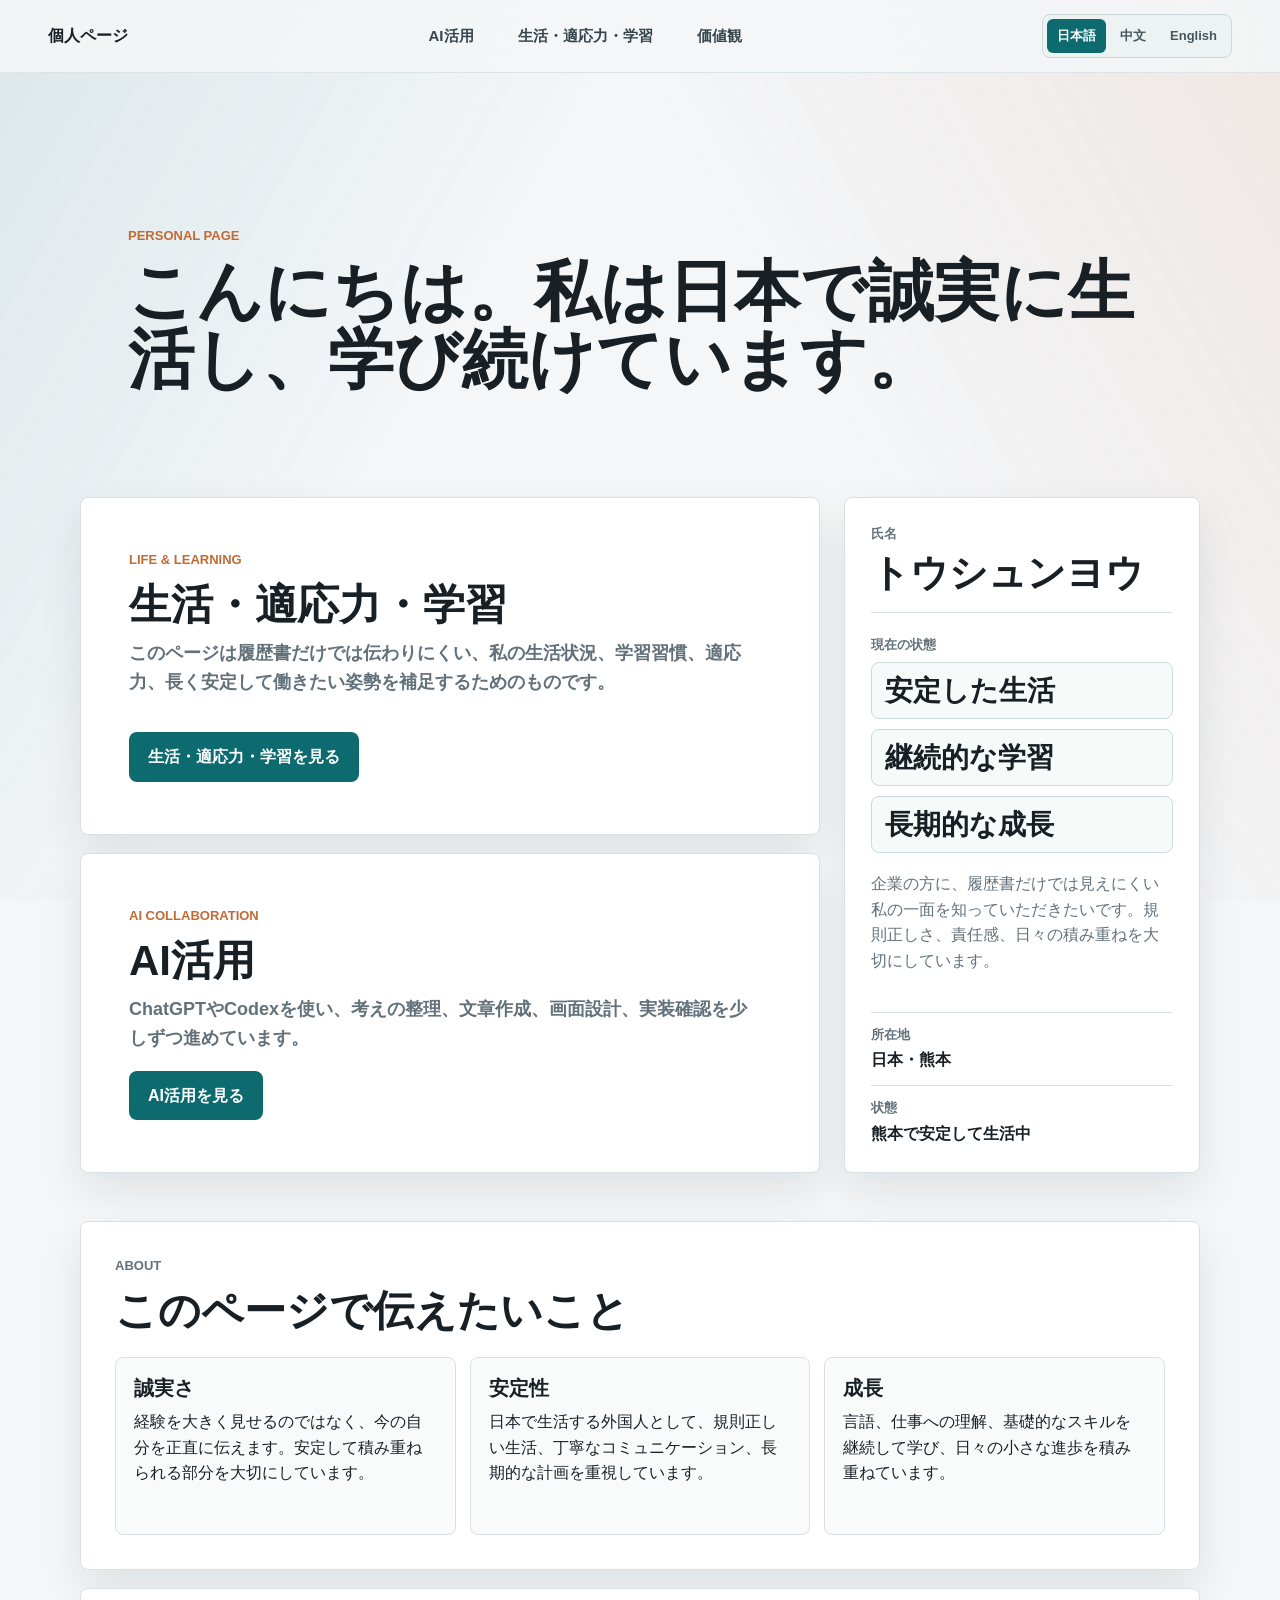
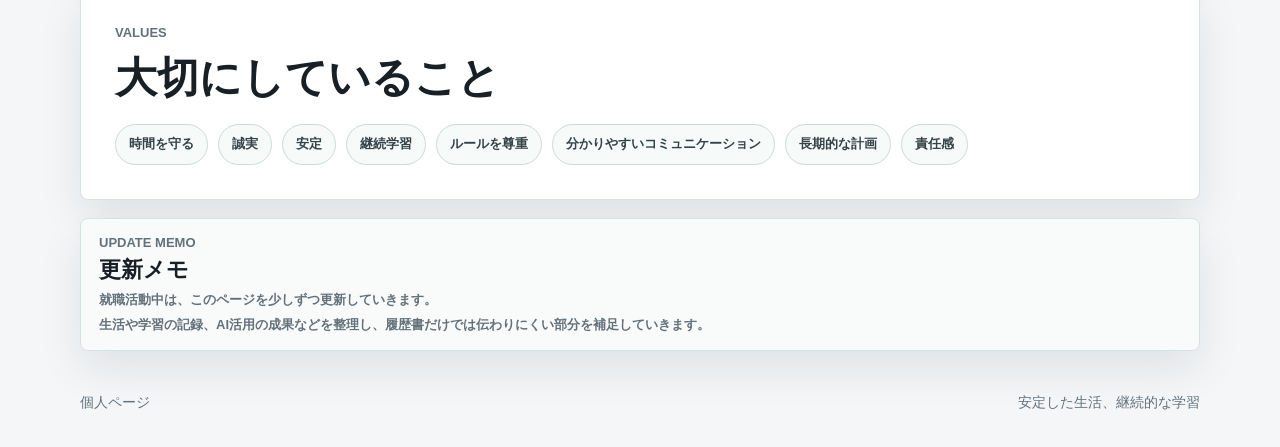
<file: index.html>
<!doctype html>
<html lang="ja">
  <head>
    <meta charset="utf-8" />
    <meta name="viewport" content="width=device-width, initial-scale=1" />
    <meta
      name="description"
      content="日本での安定した生活、学習習慣、適応力を伝える個人ページ。"
      data-i18n-attr="content:metaDescription"
    />
    <title data-i18n="pageTitle">個人ページ</title>
    <link rel="stylesheet" href="./style.css" />
  </head>
  <body>
    <header class="site-header">
      <a class="brand" href="#top" aria-label="トップへ戻る" data-i18n-attr="aria-label:brandAria">
        <span data-i18n="brand">個人ページ</span>
      </a>
      <nav class="nav" aria-label="ページ内ナビゲーション" data-i18n-attr="aria-label:navAria">
        <a href="./ai.html" data-i18n="navAi">AI活用</a>
        <a href="./life-learning.html" data-i18n="navLearning">学習</a>
        <a href="#values" data-i18n="navValues">価値観</a>
      </nav>
      <div class="language-switcher" aria-label="Language selector">
        <button class="language-button active" type="button" data-lang="ja">日本語</button>
        <button class="language-button" type="button" data-lang="zh">中文</button>
        <button class="language-button" type="button" data-lang="en">English</button>
      </div>
    </header>

    <main id="top">
      <section class="hero">
        <div class="hero-stack">
          <div class="hero-content">
            <p class="eyebrow">Personal Page</p>
            <h1 data-i18n="heroTitle">こんにちは。私は日本で誠実に生活し、学び続けています。</h1>
          </div>

          <article class="hero-life-card" aria-labelledby="hero-life-title">
            <div>
              <p class="eyebrow">Life & Learning</p>
              <h2 id="hero-life-title" data-i18n="heroLifeTitle">生活・適応力・学習</h2>
              <p class="hero-copy" data-i18n="heroCopy">
                このページは履歴書だけでは伝わりにくい、私の生活状況、学習習慣、適応力、長く安定して働きたい姿勢を補足するためのものです。
              </p>
            </div>
            <div class="hero-actions" aria-label="主な操作" data-i18n-attr="aria-label:heroActionsAria">
              <a class="button primary" href="./life-learning.html" data-i18n="heroPrimary">生活・適応力・学習を見る</a>
            </div>
          </article>

          <article class="hero-ai-card" aria-labelledby="hero-ai-title">
            <div>
              <p class="eyebrow">AI Collaboration</p>
              <h2 id="hero-ai-title" data-i18n="heroAiTitle">AI活用</h2>
              <p data-i18n="heroAiCopy">
                ChatGPTやCodexを使い、考えの整理、文章作成、画面設計、実装確認を少しずつ進めています。
              </p>
            </div>
            <a class="button primary" href="./ai.html" data-i18n="heroAi">AI活用を見る</a>
          </article>
        </div>

        <aside class="profile-panel" aria-label="個人概要" data-i18n-attr="aria-label:profileAria">
          <div class="profile-name">
            <p class="panel-label" data-i18n="nameLabel">氏名</p>
            <strong data-i18n="nameValue">トウシュンヨウ</strong>
          </div>
          <div>
            <p class="panel-label" data-i18n="profileLabel">現在の状態</p>
            <div class="profile-keywords" aria-label="現在の状態の要点" data-i18n-attr="aria-label:profileKeywordsAria">
              <span data-i18n="profileKeyword1">安定した生活</span>
              <span data-i18n="profileKeyword2">継続的な学習</span>
              <span data-i18n="profileKeyword3">長期的な成長</span>
            </div>
            <p data-i18n="profileCopy">
              企業の方に、履歴書だけでは見えにくい私の一面を知っていただきたいです。規則正しさ、責任感、日々の積み重ねを大切にしています。
            </p>
          </div>
          <dl class="quick-facts">
            <div>
              <dt data-i18n="factLocationLabel">所在地</dt>
              <dd data-i18n="factLocationValue">日本・熊本</dd>
            </div>
            <div>
              <dt data-i18n="factStatusLabel">状態</dt>
              <dd data-i18n="factStatusValue">熊本で安定して生活中</dd>
            </div>
          </dl>
        </aside>
      </section>

      <section class="section intro-section" aria-labelledby="about-title">
        <div class="section-heading">
          <p class="eyebrow">About</p>
          <h2 id="about-title" data-i18n="aboutTitle">このページで伝えたいこと</h2>
        </div>
        <div class="intro-grid">
          <article>
            <h3 data-i18n="aboutCard1Title">誠実さ</h3>
            <p data-i18n="aboutCard1Copy">経験を大きく見せるのではなく、今の自分を正直に伝えます。安定して積み重ねられる部分を大切にしています。</p>
          </article>
          <article>
            <h3 data-i18n="aboutCard2Title">安定性</h3>
            <p data-i18n="aboutCard2Copy">日本で生活する外国人として、規則正しい生活、丁寧なコミュニケーション、長期的な計画を重視しています。</p>
          </article>
          <article>
            <h3 data-i18n="aboutCard3Title">成長</h3>
            <p data-i18n="aboutCard3Copy">言語、仕事への理解、基礎的なスキルを継続して学び、日々の小さな進歩を積み重ねています。</p>
          </article>
        </div>
      </section>

      <section id="values" class="section values-section" aria-labelledby="values-title">
        <div class="section-heading">
          <p class="eyebrow">Values</p>
          <h2 id="values-title" data-i18n="valuesTitle">大切にしていること</h2>
        </div>
        <div class="skill-cloud" aria-label="価値観リスト" data-i18n-attr="aria-label:valuesAria">
          <span data-i18n="value1">時間を守る</span>
          <span data-i18n="value2">誠実</span>
          <span data-i18n="value3">安定</span>
          <span data-i18n="value4">継続学習</span>
          <span data-i18n="value5">ルールを尊重</span>
          <span data-i18n="value6">分かりやすいコミュニケーション</span>
          <span data-i18n="value7">長期的な計画</span>
          <span data-i18n="value8">責任感</span>
        </div>
      </section>

      <section class="section update-section" aria-labelledby="update-title">
        <div class="section-heading">
          <p class="eyebrow">Update Memo</p>
          <h2 id="update-title" data-i18n="updateTitle">更新メモ</h2>
        </div>
        <p data-i18n="updateCopy1">
          就職活動中は、このページを少しずつ更新していきます。
        </p>
        <p data-i18n="updateCopy2">
          生活や学習の記録、AI活用の成果などを整理し、履歴書だけでは伝わりにくい部分を補足していきます。
        </p>
      </section>

    </main>

    <footer class="site-footer">
      <span data-i18n="footerLeft">個人ページ</span>
      <span data-i18n="footerRight">安定した生活、継続的な学習</span>
    </footer>

    <script src="./app.js?v=20260703-public-view"></script>
  </body>
</html>
</file>
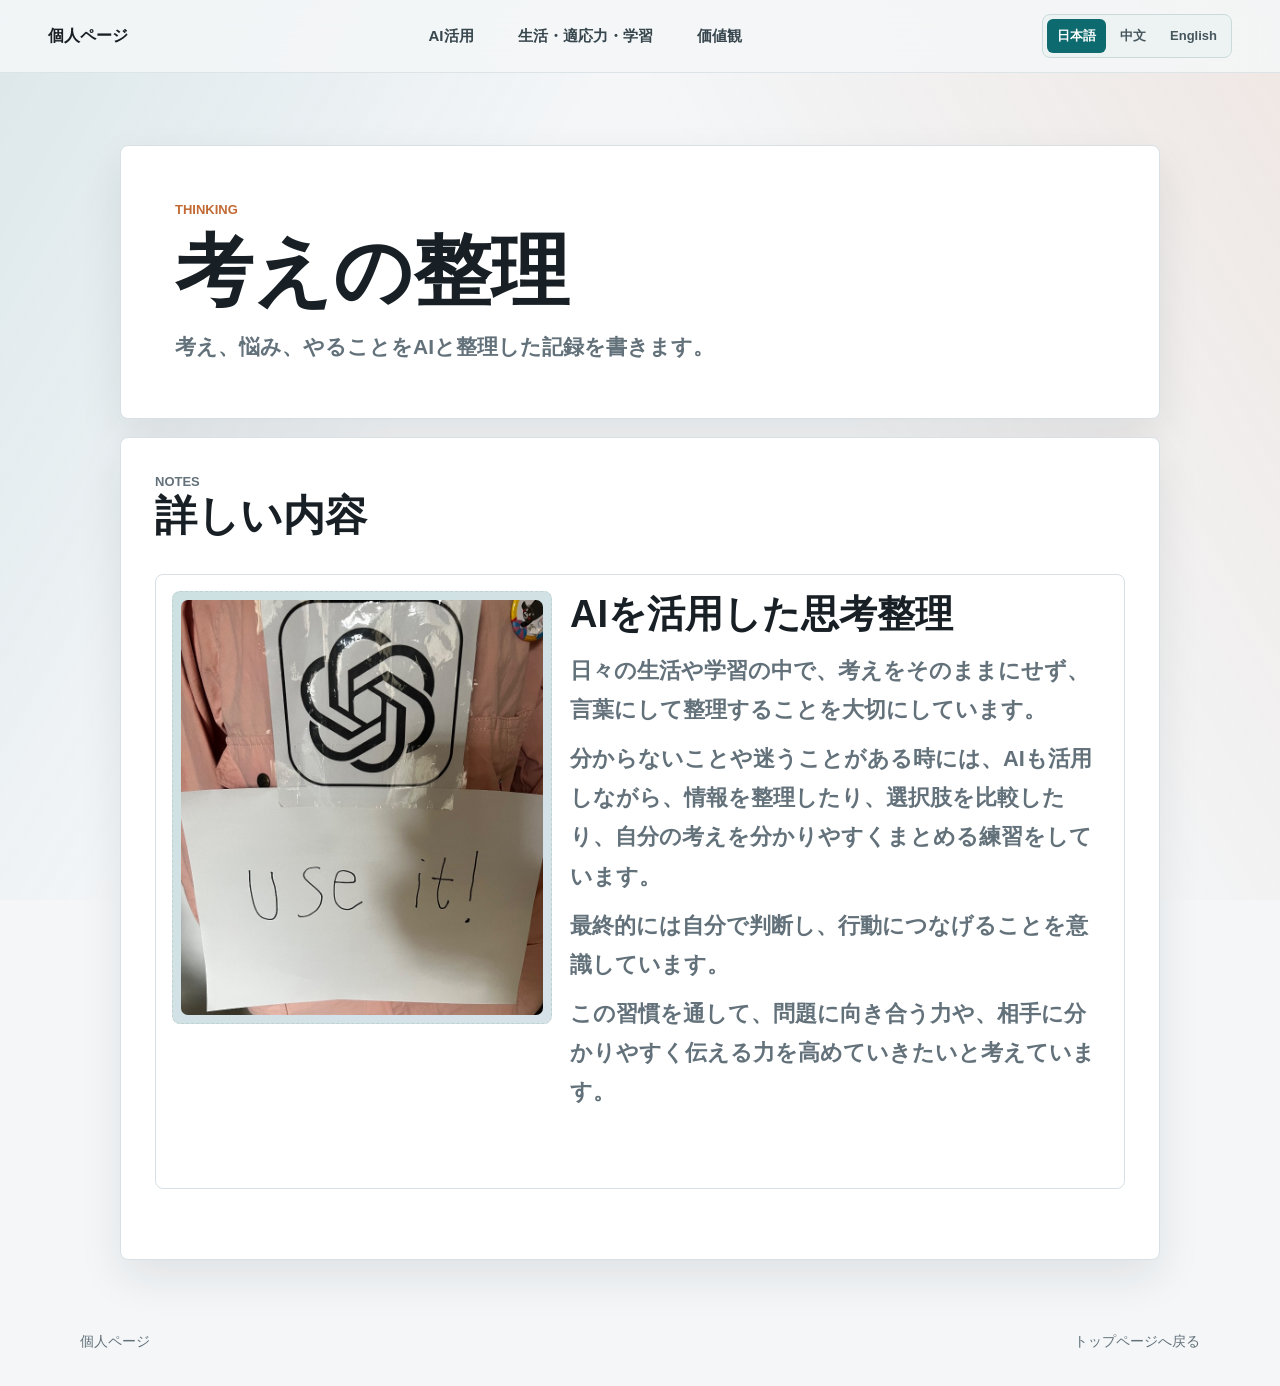
<file: ai-note.html>
<!doctype html>
<html lang="ja">
  <head>
    <meta charset="utf-8" />
    <meta name="viewport" content="width=device-width, initial-scale=1" />
    <meta name="description" content="AI活用の記録を見るページ。" />
    <title>AI活用の記録</title>
    <link rel="stylesheet" href="./style.css" />
  </head>
  <body>
    <header class="site-header">
      <a class="brand" href="./index.html" aria-label="トップへ戻る" data-i18n-attr="aria-label:brandAria">
        <span data-i18n="brand">個人ページ</span>
      </a>
      <nav class="nav" aria-label="ページ内ナビゲーション" data-i18n-attr="aria-label:navAria">
        <a href="./ai.html" data-i18n="navAi">AI活用</a>
        <a href="./life-learning.html" data-i18n="navLearning">生活・適応力・学習</a>
        <a href="./index.html#values" data-i18n="navValues">価値観</a>
      </nav>
      <div class="language-switcher" aria-label="Language selector">
        <button class="language-button active" type="button" data-lang="ja">日本語</button>
        <button class="language-button" type="button" data-lang="zh">中文</button>
        <button class="language-button" type="button" data-lang="en">English</button>
      </div>
    </header>

    <main id="top" class="detail-page note-page">
      <section class="detail-hero note-hero">
        <p class="eyebrow" id="ai-note-eyebrow">AI Notes</p>
        <h1 id="ai-note-title">考えの整理</h1>
        <p class="detail-copy" id="ai-note-copy">AI活用について、あとで公開内容にできるように草稿を書きます。</p>
      </section>

      <section class="section note-editor" aria-labelledby="ai-editor-title">
        <div class="section-heading split">
          <div>
            <p class="eyebrow">Notes</p>
            <h2 id="ai-editor-title">詳しい内容</h2>
            <p class="editor-help" id="ai-editor-help"></p>
          </div>
        </div>
        <div class="note-list" id="ai-note-list"></div>
        <p class="save-status" id="ai-save-status" role="status"></p>
      </section>
    </main>

    <footer class="site-footer">
      <span data-i18n="footerLeft">個人ページ</span>
      <a href="./ai.html" data-i18n="backHome">トップページへ戻る</a>
    </footer>

    <script src="./app.js?v=20260703-readonly-final"></script>
    <script src="./ai-notes-data.js?v=20260703-readonly-final"></script>
    <script src="./ai-note.js?v=20260703-readonly-final"></script>
  </body>
</html>
</file>
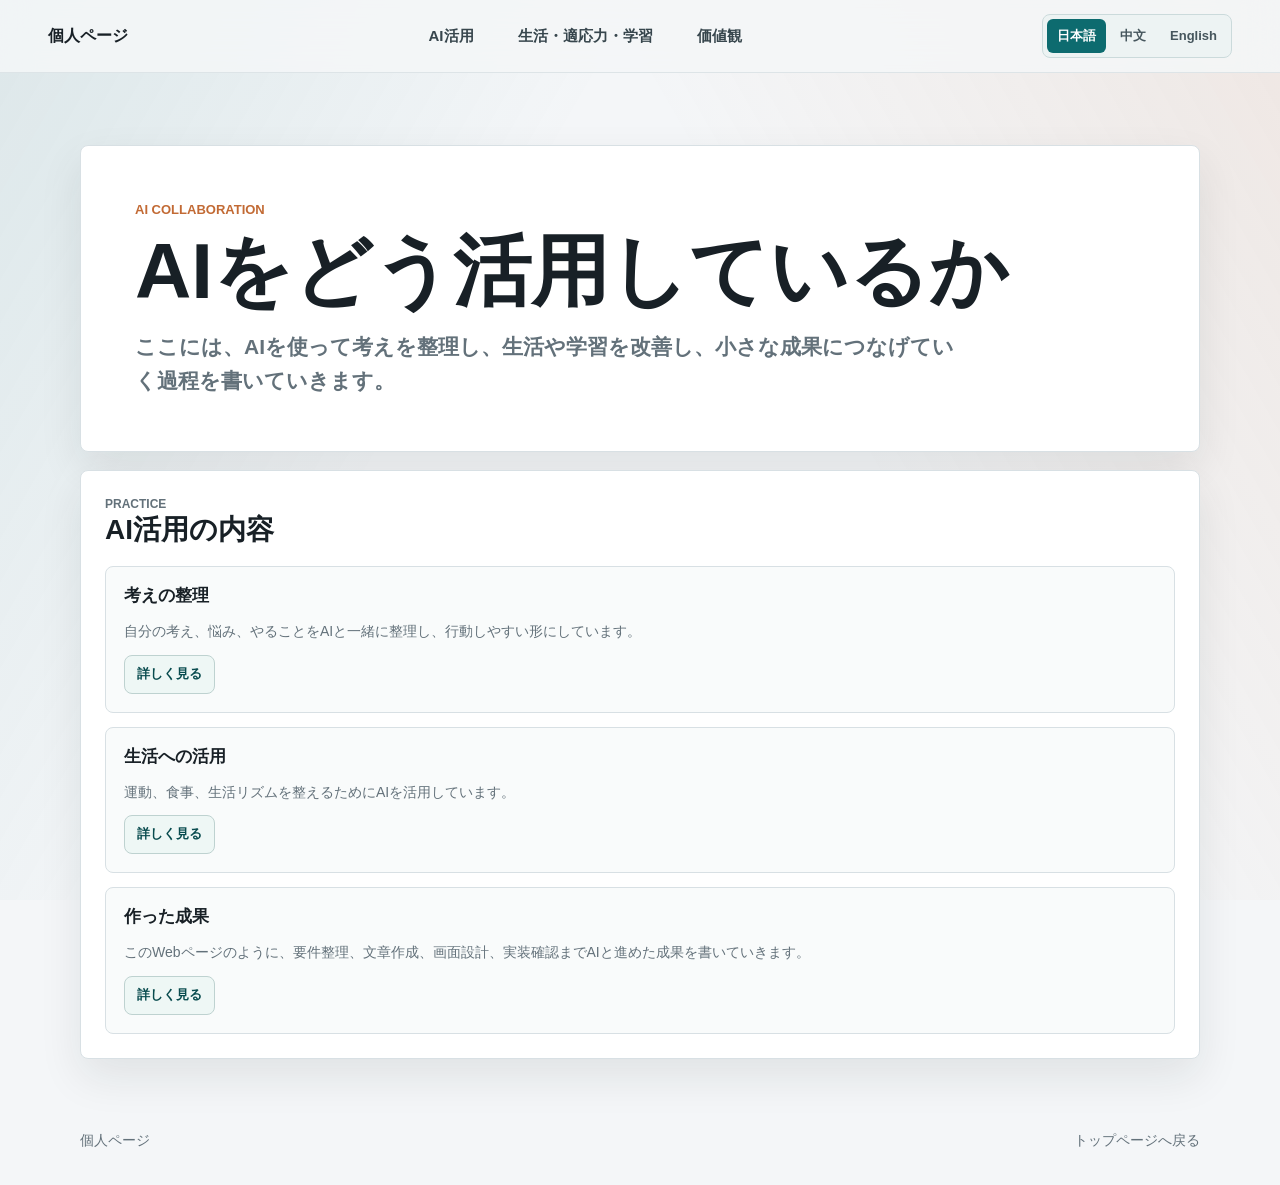
<file: ai.html>
<!doctype html>
<html lang="ja">
  <head>
    <meta charset="utf-8" />
    <meta name="viewport" content="width=device-width, initial-scale=1" />
    <meta
      name="description"
      content="AI活用について記録するページ。"
      data-i18n-attr="content:aiMetaDescription"
    />
    <title data-i18n="aiPageTitle">AI活用</title>
    <link rel="stylesheet" href="./style.css" />
  </head>
  <body>
    <header class="site-header">
      <a class="brand" href="./index.html" aria-label="トップへ戻る" data-i18n-attr="aria-label:brandAria">
        <span data-i18n="brand">個人ページ</span>
      </a>
      <nav class="nav" aria-label="ページ内ナビゲーション" data-i18n-attr="aria-label:navAria">
        <a href="./ai.html" data-i18n="navAi">AI活用</a>
        <a href="./life-learning.html" data-i18n="navLearning">学習</a>
        <a href="./index.html#values" data-i18n="navValues">価値観</a>
      </nav>
      <div class="language-switcher" aria-label="Language selector">
        <button class="language-button active" type="button" data-lang="ja">日本語</button>
        <button class="language-button" type="button" data-lang="zh">中文</button>
        <button class="language-button" type="button" data-lang="en">English</button>
      </div>
    </header>

    <main id="top" class="detail-page">
      <section class="detail-hero ai-detail-hero">
        <p class="eyebrow">AI Collaboration</p>
        <h1 data-i18n="aiDetailTitle">AIをどう活用しているか</h1>
        <p class="detail-copy" data-i18n="aiDetailCopy">
          ここには、AIを使って考えを整理し、生活や学習を改善し、小さな成果につなげていく過程を書いていきます。
        </p>
      </section>

      <section class="section detail-section" aria-labelledby="ai-story-title">
        <div class="section-heading split">
          <div>
            <p class="eyebrow">Practice</p>
            <h2 id="ai-story-title" data-i18n="aiStoryTitle">AI活用の内容</h2>
          </div>
        </div>
        <div class="detail-list entry-list">
          <a class="entry-card" href="./ai-note.html?type=thinking">
            <h3 data-i18n="aiBlock1Title">考えの整理</h3>
            <p data-i18n="aiBlock1Copy">自分の考え、悩み、やることをAIと一緒に整理し、行動しやすい形にしています。</p>
            <span data-i18n="aiBlockAction">詳しく見る</span>
          </a>
          <a class="entry-card" href="./ai-note.html?type=life">
            <h3 data-i18n="aiBlock2Title">生活への活用</h3>
            <p data-i18n="aiBlock2Copy">運動、食事、生活リズムを整えるためにAIを活用しています。</p>
            <span data-i18n="aiBlockAction">詳しく見る</span>
          </a>
          <a class="entry-card" href="./ai-note.html?type=outcome">
            <h3 data-i18n="aiBlock3Title">作った成果</h3>
            <p data-i18n="aiBlock3Copy">このWebページのように、要件整理、文章作成、画面設計、実装確認までAIと進めた成果を書いていきます。</p>
            <span data-i18n="aiBlockAction">詳しく見る</span>
          </a>
        </div>
      </section>
    </main>

    <footer class="site-footer">
      <span data-i18n="footerLeft">個人ページ</span>
      <a href="./index.html" data-i18n="backHome">トップページへ戻る</a>
    </footer>

    <script src="./app.js?v=20260703-public-view"></script>
  </body>
</html>
</file>
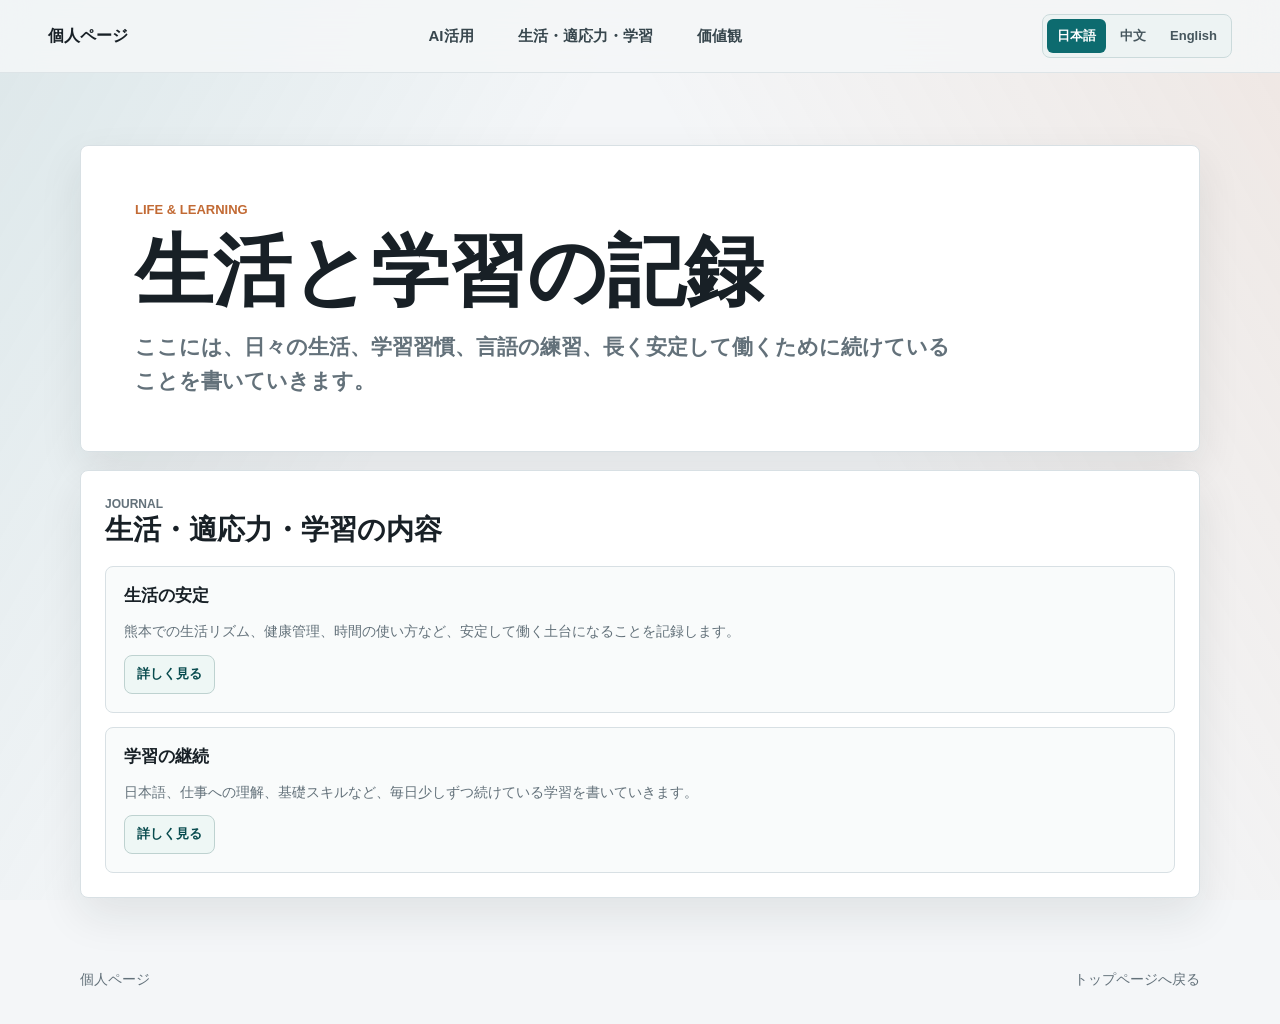
<file: life-learning.html>
<!doctype html>
<html lang="ja">
  <head>
    <meta charset="utf-8" />
    <meta name="viewport" content="width=device-width, initial-scale=1" />
    <meta
      name="description"
      content="生活と学習について記録するページ。"
      data-i18n-attr="content:lifeMetaDescription"
    />
    <title data-i18n="lifePageTitle">生活と学習</title>
    <link rel="stylesheet" href="./style.css" />
  </head>
  <body>
    <header class="site-header">
      <a class="brand" href="./index.html" aria-label="トップへ戻る" data-i18n-attr="aria-label:brandAria">
        <span data-i18n="brand">個人ページ</span>
      </a>
      <nav class="nav" aria-label="ページ内ナビゲーション" data-i18n-attr="aria-label:navAria">
        <a href="./ai.html" data-i18n="navAi">AI活用</a>
        <a href="./life-learning.html" data-i18n="navLearning">学習</a>
        <a href="./index.html#values" data-i18n="navValues">価値観</a>
      </nav>
      <div class="language-switcher" aria-label="Language selector">
        <button class="language-button active" type="button" data-lang="ja">日本語</button>
        <button class="language-button" type="button" data-lang="zh">中文</button>
        <button class="language-button" type="button" data-lang="en">English</button>
      </div>
    </header>

    <main id="top" class="detail-page">
      <section class="detail-hero">
        <p class="eyebrow">Life & Learning</p>
        <h1 data-i18n="lifeDetailTitle">生活と学習の記録</h1>
        <p class="detail-copy" data-i18n="lifeDetailCopy">
          ここには、日々の生活、学習習慣、言語の練習、長く安定して働くために続けていることを書いていきます。
        </p>
      </section>

      <section class="section detail-section" aria-labelledby="life-story-title">
        <div class="section-heading split">
          <div>
            <p class="eyebrow">Journal</p>
            <h2 id="life-story-title" data-i18n="lifeStoryTitle">生活・適応力・学習の内容</h2>
          </div>
        </div>
        <div class="detail-list entry-list">
          <a class="entry-card" href="./life-note.html?type=stable">
            <h3 data-i18n="lifeBlock1Title">生活の安定</h3>
            <p data-i18n="lifeBlock1Copy">熊本での生活リズム、健康管理、時間の使い方など、安定して働く土台になることを記録します。</p>
            <span data-i18n="lifeBlockAction">詳しく見る</span>
          </a>
          <a class="entry-card" href="./life-note.html?type=learning">
            <h3 data-i18n="lifeBlock2Title">学習の継続</h3>
            <p data-i18n="lifeBlock2Copy">日本語、仕事への理解、基礎スキルなど、毎日少しずつ続けている学習を書いていきます。</p>
            <span data-i18n="lifeBlockAction">詳しく見る</span>
          </a>
        </div>
      </section>
    </main>

    <footer class="site-footer">
      <span data-i18n="footerLeft">個人ページ</span>
      <a href="./index.html" data-i18n="backHome">トップページへ戻る</a>
    </footer>

    <script src="./app.js?v=20260703-public-view"></script>
  </body>
</html>
</file>
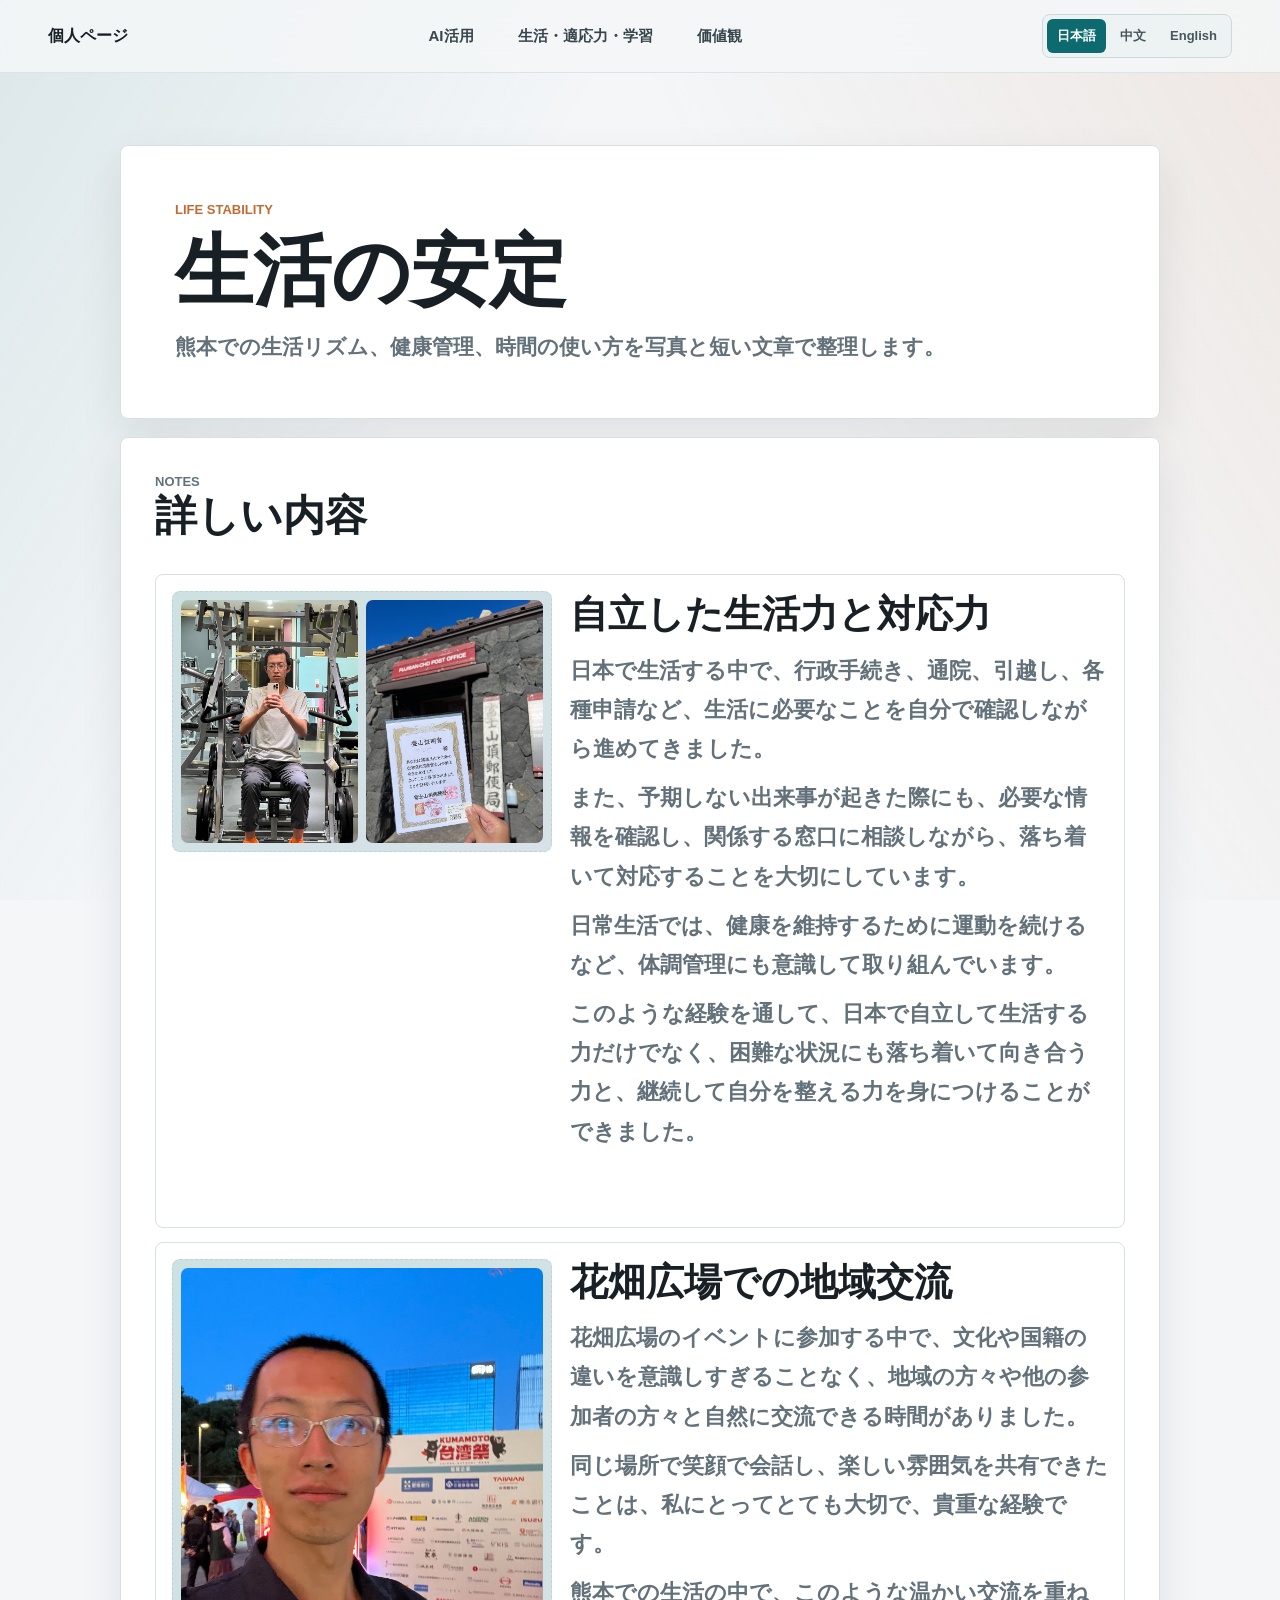
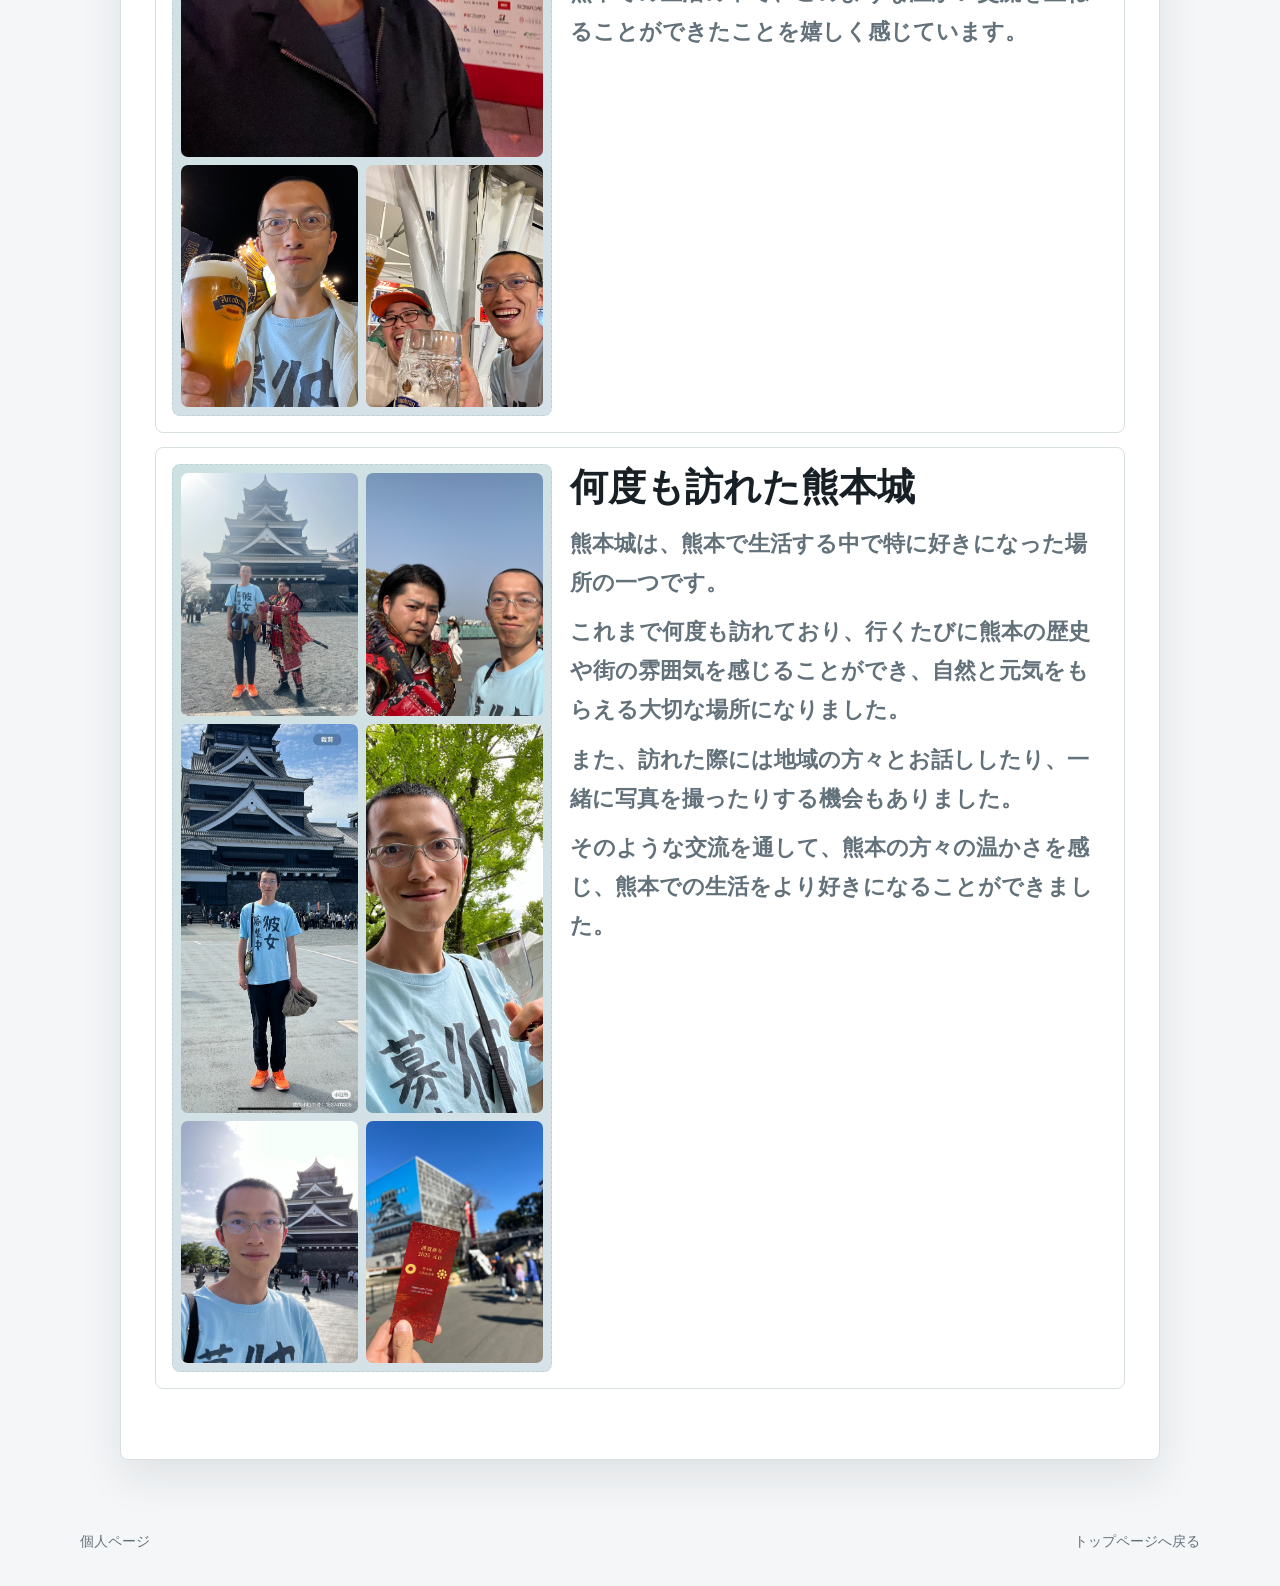
<file: life-note.html>
<!doctype html>
<html lang="ja">
  <head>
    <meta charset="utf-8" />
    <meta name="viewport" content="width=device-width, initial-scale=1" />
    <meta name="description" content="生活と学習の記録を見るページ。" />
    <title>生活と学習の記録</title>
    <link rel="stylesheet" href="./style.css" />
  </head>
  <body>
    <header class="site-header">
      <a class="brand" href="./index.html" aria-label="トップへ戻る" data-i18n-attr="aria-label:brandAria">
        <span data-i18n="brand">個人ページ</span>
      </a>
      <nav class="nav" aria-label="ページ内ナビゲーション" data-i18n-attr="aria-label:navAria">
        <a href="./ai.html" data-i18n="navAi">AI活用</a>
        <a href="./life-learning.html" data-i18n="navLearning">生活・適応力・学習</a>
        <a href="./index.html#values" data-i18n="navValues">価値観</a>
      </nav>
      <div class="language-switcher" aria-label="Language selector">
        <button class="language-button active" type="button" data-lang="ja">日本語</button>
        <button class="language-button" type="button" data-lang="zh">中文</button>
        <button class="language-button" type="button" data-lang="en">English</button>
      </div>
    </header>

    <main id="top" class="detail-page note-page">
      <section class="detail-hero note-hero">
        <p class="eyebrow" id="note-eyebrow">Life Journal</p>
        <h1 id="note-title">生活の安定</h1>
        <p class="detail-copy" id="note-copy">写真と短い文章で、生活や学習の記録を整理します。</p>
      </section>

      <section class="section note-editor" aria-labelledby="note-editor-title">
        <div class="section-heading split">
          <div>
            <p class="eyebrow" id="note-editor-eyebrow">Notes</p>
            <h2 id="note-editor-title">詳しい内容</h2>
            <p class="editor-help" id="editor-help"></p>
          </div>
        </div>
        <div class="note-list" id="note-list"></div>
        <p class="save-status" id="save-status" role="status"></p>
      </section>
    </main>

    <footer class="site-footer">
      <span data-i18n="footerLeft">個人ページ</span>
      <a href="./life-learning.html" data-i18n="backHome">トップページへ戻る</a>
    </footer>

    <script src="./app.js?v=20260703-readonly-final"></script>
    <script src="./life-notes-data.js?v=20260703-readonly-final"></script>
    <script src="./life-note.js?v=20260703-readonly-final"></script>
  </body>
</html>
</file>
<file: style.css>
:root {
  --bg: #f4f6f8;
  --surface: #ffffff;
  --surface-soft: #eef4f3;
  --text: #182026;
  --muted: #63717a;
  --line: #d8e0e4;
  --brand: #0d6b6f;
  --brand-dark: #084b4e;
  --accent: #c26a34;
  --green: #5b8d61;
  --blue: #496f9f;
  --shadow: 0 18px 44px rgba(24, 32, 38, 0.09);
}

* {
  box-sizing: border-box;
}

html {
  scroll-behavior: smooth;
}

body {
  margin: 0;
  min-height: 100vh;
  background: var(--bg);
  color: var(--text);
  font-family: -apple-system, BlinkMacSystemFont, "Segoe UI", "PingFang SC", "Microsoft YaHei", sans-serif;
  line-height: 1.6;
}

body::before {
  position: fixed;
  inset: 0;
  z-index: -1;
  content: "";
  background:
    linear-gradient(120deg, rgba(13, 107, 111, 0.1), transparent 36%),
    linear-gradient(240deg, rgba(194, 106, 52, 0.1), transparent 38%);
}

a {
  color: inherit;
  text-decoration: none;
}

button {
  font: inherit;
}

.site-header {
  position: sticky;
  top: 0;
  z-index: 10;
  display: flex;
  align-items: center;
  justify-content: space-between;
  gap: 16px;
  padding: 14px clamp(16px, 4vw, 48px);
  background: rgba(244, 246, 248, 0.88);
  border-bottom: 1px solid rgba(216, 224, 228, 0.8);
  backdrop-filter: blur(16px);
}

.brand,
.nav,
.language-switcher,
.hero-actions {
  display: flex;
  align-items: center;
}

.brand {
  gap: 10px;
  font-weight: 800;
}

.nav {
  gap: clamp(18px, 4vw, 44px);
  color: #37464d;
  font-size: 15px;
  font-weight: 750;
  line-height: 1.3;
}

.nav a {
  white-space: nowrap;
}

.nav a:hover {
  color: var(--brand);
}

.language-switcher {
  gap: 4px;
  padding: 4px;
  background: #edf3f3;
  border: 1px solid #cbdadb;
  border-radius: 8px;
}

.language-button {
  min-height: 34px;
  padding: 6px 10px;
  border: 0;
  border-radius: 6px;
  background: transparent;
  color: #46565d;
  cursor: pointer;
  font-size: 13px;
  font-weight: 800;
}

.language-button:hover,
.language-button.active {
  color: #fff;
  background: var(--brand);
}

main {
  width: min(1120px, calc(100% - 32px));
  margin: 0 auto;
}

.hero {
  display: grid;
  grid-template-columns: minmax(0, 1.35fr) minmax(300px, 0.65fr);
  gap: 18px 24px;
  align-items: stretch;
  padding: clamp(34px, 8vw, 86px) 0 30px;
}

.hero-stack {
  display: contents;
}

.hero-life-card,
.hero-ai-card {
  display: grid;
  padding: clamp(22px, 5vw, 48px);
  background: var(--surface);
  border: 1px solid var(--line);
  border-radius: 8px;
  box-shadow: var(--shadow);
}

.hero-content {
  grid-column: 1 / -1;
  display: grid;
  align-content: center;
  min-height: 320px;
  padding: clamp(12px, 4vw, 36px) clamp(12px, 5vw, 48px);
}

.hero-life-card {
  grid-column: 1;
  grid-row: 2;
}

.hero-ai-card {
  grid-column: 1;
  grid-row: 3;
}

.hero-life-card,
.hero-ai-card {
  align-content: center;
  gap: 18px;
  min-height: 190px;
  background: var(--surface);
}

.hero-life-card h2,
.hero-ai-card h2 {
  margin-bottom: 10px;
  font-size: clamp(28px, 3.4vw, 42px);
}

.eyebrow {
  margin: 0 0 10px;
  color: var(--accent);
  font-size: 13px;
  font-weight: 900;
  letter-spacing: 0;
  text-transform: uppercase;
}

h1,
h2,
h3,
p {
  margin-top: 0;
}

h1 {
  max-width: 1040px;
  margin-bottom: 18px;
  font-size: clamp(38px, 6vw, 66px);
  line-height: 1.04;
}

h2 {
  margin-bottom: 12px;
  font-size: clamp(26px, 4vw, 42px);
  line-height: 1.14;
}

h3 {
  margin-bottom: 8px;
  font-size: 20px;
  line-height: 1.25;
}

.hero-copy {
  max-width: 640px;
  color: var(--muted);
  font-size: clamp(17px, 2vw, 20px);
}

.hero-life-card p:not(.eyebrow),
.hero-ai-card p:not(.eyebrow) {
  max-width: 620px;
  margin-bottom: 0;
  color: var(--muted);
  font-size: clamp(16px, 1.8vw, 18px);
  font-weight: 750;
}

.hero-life-card .button,
.hero-ai-card .button {
  justify-self: start;
}

.hero-actions {
  flex-wrap: wrap;
  gap: 12px;
  margin-top: 18px;
}

.button {
  display: inline-flex;
  align-items: center;
  justify-content: center;
  min-height: 46px;
  padding: 11px 18px;
  border: 1px solid transparent;
  border-radius: 8px;
  cursor: pointer;
  font-weight: 800;
}

.button.primary {
  color: #fff;
  background: var(--brand);
}

.button.primary:hover {
  background: var(--brand-dark);
}

.button.secondary {
  color: var(--brand-dark);
  background: #f7fbfa;
  border-color: #bed2d0;
}

.button.secondary:hover {
  background: #e8f1f0;
}

.profile-panel,
.section {
  background: var(--surface);
  border: 1px solid var(--line);
  border-radius: 8px;
  box-shadow: var(--shadow);
}

.profile-panel {
  display: grid;
  grid-column: 2;
  grid-row: 2 / span 2;
  align-content: start;
  gap: 22px;
  padding: 26px;
}

.panel-label {
  margin-bottom: 6px;
  color: var(--brand);
  font-size: 13px;
  font-weight: 900;
}

.profile-name {
  padding-bottom: 18px;
  border-bottom: 1px solid var(--line);
}

.profile-name strong {
  display: block;
  color: var(--text);
  font-size: clamp(28px, 3vw, 42px);
  font-weight: 900;
  line-height: 1.12;
}

.profile-keywords {
  display: grid;
  gap: 10px;
  margin: 0 0 18px;
}

.profile-keywords span {
  display: block;
  padding: 11px 13px;
  color: var(--text);
  background: #f6faf9;
  border: 1px solid #cbdadb;
  border-radius: 8px;
  font-size: clamp(22px, 2.2vw, 30px);
  font-weight: 900;
  line-height: 1.18;
}

.profile-panel p,
.section-heading p,
.timeline p,
.site-footer {
  color: var(--muted);
}

.quick-facts {
  display: grid;
  gap: 12px;
  margin: 0;
}

.quick-facts div {
  padding-top: 12px;
  border-top: 1px solid var(--line);
}

.quick-facts dt {
  color: var(--muted);
  font-size: 13px;
  font-weight: 800;
}

.quick-facts dd {
  margin: 2px 0 0;
  font-weight: 800;
}

.section {
  margin: 18px 0;
  padding: clamp(20px, 4vw, 34px);
}

.detail-page {
  padding: clamp(28px, 6vw, 72px) 0 30px;
}

.detail-hero {
  padding: clamp(24px, 6vw, 54px);
  background: var(--surface);
  border: 1px solid var(--line);
  border-radius: 8px;
  box-shadow: var(--shadow);
}

.detail-hero h1 {
  max-width: 880px;
  font-size: clamp(42px, 7vw, 78px);
}

.detail-copy {
  max-width: 820px;
  margin-bottom: 0;
  color: var(--muted);
  font-size: clamp(17px, 2vw, 21px);
  font-weight: 750;
}

.detail-section {
  margin-top: 18px;
  padding: clamp(16px, 3vw, 24px);
}

.detail-section .section-heading {
  margin-bottom: 14px;
}

.detail-section h2 {
  margin-bottom: 6px;
  font-size: clamp(20px, 2.6vw, 28px);
}

.detail-section .eyebrow {
  margin-bottom: 6px;
  font-size: 12px;
}

.detail-section #lastUpdated {
  font-size: 13px;
}

.section-heading {
  max-width: 720px;
  margin-bottom: 22px;
}

.section-heading.split {
  display: flex;
  align-items: end;
  justify-content: space-between;
  gap: 24px;
  max-width: none;
}

.section-heading.split p {
  max-width: 360px;
  margin-bottom: 0;
}

.intro-grid {
  display: grid;
  gap: 14px;
}

.intro-grid {
  grid-template-columns: repeat(3, minmax(0, 1fr));
}

.intro-grid article {
  min-height: 178px;
  padding: 18px;
  background: #f9fbfb;
  border: 1px solid var(--line);
  border-radius: 8px;
}

.intro-grid p {
  margin-bottom: 0;
}

.detail-list {
  display: grid;
  gap: 10px;
}

.detail-list article {
  padding: 14px 16px;
  background: #f9fbfb;
  border: 1px solid var(--line);
  border-radius: 8px;
}

.entry-list {
  gap: 14px;
}

.entry-card {
  display: grid;
  gap: 8px;
  padding: 18px;
  background: #f9fbfb;
  border: 1px solid var(--line);
  border-radius: 8px;
  transition:
    border-color 160ms ease,
    box-shadow 160ms ease,
    transform 160ms ease;
}

.entry-card:hover {
  border-color: #bed2d0;
  box-shadow: 0 12px 28px rgba(24, 32, 38, 0.08);
  transform: translateY(-1px);
}

.entry-card span {
  justify-self: start;
  margin-top: 4px;
  padding: 8px 12px;
  color: var(--brand-dark);
  background: #eef7f5;
  border: 1px solid #bed2d0;
  border-radius: 8px;
  font-size: 13px;
  font-weight: 900;
}

.detail-list h3 {
  margin-bottom: 6px;
  font-size: 17px;
}

.detail-list p {
  margin-bottom: 0;
  color: var(--muted);
  font-size: 14px;
}

.media-grid {
  display: grid;
  grid-template-columns: repeat(3, minmax(0, 1fr));
  gap: 14px;
}

.media-card {
  overflow: hidden;
  background: #f9fbfb;
  border: 1px solid var(--line);
  border-radius: 8px;
}

.media-card h3,
.media-card p {
  margin-right: 18px;
  margin-left: 18px;
}

.media-card h3 {
  margin-top: 18px;
}

.media-card p {
  margin-bottom: 18px;
  color: var(--muted);
}

.media-placeholder {
  display: grid;
  min-height: 180px;
  place-items: center;
  border-bottom: 1px solid var(--line);
}

.media-placeholder span {
  display: inline-flex;
  min-width: 86px;
  min-height: 36px;
  align-items: center;
  justify-content: center;
  color: #fff;
  background: rgba(24, 32, 38, 0.78);
  border-radius: 8px;
  font-size: 13px;
  font-weight: 900;
  letter-spacing: 0;
  text-transform: uppercase;
}

.image-placeholder {
  background:
    linear-gradient(135deg, rgba(13, 107, 111, 0.18), rgba(73, 111, 159, 0.18)),
    #edf4f4;
}

.video-placeholder {
  background:
    linear-gradient(135deg, rgba(194, 106, 52, 0.2), rgba(13, 107, 111, 0.14)),
    #f4f1ed;
}

.result-placeholder {
  background:
    linear-gradient(135deg, rgba(91, 141, 97, 0.2), rgba(73, 111, 159, 0.16)),
    #eef5ef;
}

.note-page {
  max-width: 1040px;
}

.note-hero h1 {
  max-width: 780px;
}

.note-editor {
  margin-top: 18px;
}

.editor-help {
  max-width: 720px;
  margin: 8px 0 0;
  color: var(--muted);
  font-size: 13px;
  font-weight: 800;
}

.editor-actions {
  display: flex;
  flex-wrap: wrap;
  gap: 10px;
  justify-content: flex-end;
}

.import-button {
  cursor: pointer;
}

#import-notes,
#ai-import-note {
  position: absolute;
  width: 1px;
  height: 1px;
  overflow: hidden;
  opacity: 0;
  pointer-events: none;
}

.note-list {
  display: grid;
  gap: 14px;
}

.note-card {
  display: grid;
  grid-template-columns: minmax(260px, 380px) 1fr;
  gap: 12px 18px;
  padding: 16px;
  background: #f9fbfb;
  border: 1px solid var(--line);
  border-radius: 8px;
}

.note-card-view {
  align-items: start;
  background: var(--surface);
}

.note-display-content {
  display: grid;
  gap: 12px;
}

.note-display-content h3 {
  margin: 0;
  font-size: clamp(24px, 3vw, 38px);
}

.note-display-body {
  display: grid;
  gap: 10px;
}

.note-display-body p {
  margin: 0;
  color: var(--muted);
  font-size: clamp(17px, 1.7vw, 22px);
  font-weight: 750;
  line-height: 1.8;
}

.note-image-box {
  display: grid;
  grid-row: span 6;
  min-height: 180px;
  place-items: center;
  overflow: hidden;
  color: var(--muted);
  background:
    linear-gradient(135deg, rgba(13, 107, 111, 0.14), rgba(73, 111, 159, 0.14)),
    #edf4f4;
  border: 1px dashed #bed2d0;
  border-radius: 8px;
  font-size: 14px;
  font-weight: 900;
}

.note-image-box.has-images {
  grid-template-columns: repeat(2, minmax(0, 1fr));
  align-content: start;
  gap: 8px;
  padding: 8px;
  place-items: stretch;
}

.note-image-box.image-count-1 {
  grid-template-columns: 1fr;
  min-height: 260px;
}

.note-image-box.image-count-2 {
  grid-template-columns: repeat(2, minmax(0, 1fr));
  min-height: 210px;
}

.note-image-box.image-count-3 {
  grid-template-columns: repeat(2, minmax(0, 1fr));
  min-height: 300px;
}

.note-image-box.image-count-3 .note-image-item:first-child {
  grid-column: 1 / -1;
  min-height: 180px;
}

.note-image-box.image-count-4 {
  min-height: 300px;
}

.note-image-item {
  position: relative;
  min-height: 132px;
  overflow: hidden;
  background: var(--surface);
  border-radius: 7px;
}

.note-image-box.image-count-1 .note-image-item {
  min-height: 244px;
}

.note-image-box.image-count-2 .note-image-item {
  min-height: 194px;
}

.note-image-item img {
  width: 100%;
  height: 100%;
  object-fit: cover;
}

.note-image-item button {
  position: absolute;
  top: 8px;
  right: 8px;
  min-height: 30px;
  padding: 5px 9px;
  color: #fff;
  background: rgba(24, 32, 38, 0.76);
  border: 0;
  border-radius: 7px;
  cursor: pointer;
  font-size: 12px;
  font-weight: 900;
}

.note-image-item button:hover {
  background: rgba(24, 32, 38, 0.9);
}

.note-card label {
  color: var(--muted);
  font-size: 13px;
  font-weight: 900;
}

.note-card input[type="text"],
.note-card textarea {
  width: 100%;
  padding: 11px 12px;
  color: var(--text);
  background: var(--surface);
  border: 1px solid var(--line);
  border-radius: 8px;
  font: inherit;
  font-weight: 750;
}

.note-card textarea {
  resize: vertical;
}

.ai-edit-card {
  display: grid;
  gap: 10px;
  padding: 16px;
  background: #f9fbfb;
  border: 1px solid var(--line);
  border-radius: 8px;
}

.ai-edit-card label {
  color: var(--muted);
  font-size: 13px;
  font-weight: 900;
}

.ai-edit-card textarea {
  width: 100%;
  padding: 12px;
  color: var(--text);
  background: var(--surface);
  border: 1px solid var(--line);
  border-radius: 8px;
  font: inherit;
  font-weight: 750;
  resize: vertical;
}

.note-card input[type="file"] {
  color: var(--muted);
  font-size: 14px;
  font-weight: 800;
}

.note-actions {
  display: flex;
  flex-wrap: wrap;
  gap: 10px;
}

.empty-note,
.save-status {
  margin: 0;
  color: var(--muted);
  font-weight: 800;
}

.save-status {
  min-height: 24px;
  margin-top: 12px;
  color: var(--brand-dark);
  font-size: 13px;
}

.ai-copy {
  display: grid;
  gap: 14px;
  max-width: 900px;
}

.ai-copy p {
  margin: 0;
  color: var(--muted);
  font-size: clamp(17px, 2vw, 20px);
  font-weight: 750;
  line-height: 1.75;
}

.ai-copy p:first-child {
  color: #344348;
}

.skill-cloud span {
  border: 1px solid #cbdadb;
  border-radius: 999px;
  background: #f6faf9;
  color: #344348;
  font-size: 13px;
  font-weight: 800;
}

.skill-cloud {
  display: flex;
  flex-wrap: wrap;
  gap: 10px;
}

.skill-cloud span {
  padding: 9px 13px;
}

.update-section {
  margin-top: 14px;
  padding: 14px 18px;
  background: #f9fbfb;
}

.update-section .section-heading {
  margin-bottom: 8px;
}

.update-section h2 {
  margin-bottom: 4px;
  font-size: clamp(16px, 2.2vw, 22px);
}

.update-section p {
  max-width: 720px;
  margin-bottom: 4px;
  color: var(--muted);
  font-size: 13px;
  font-weight: 750;
}

.update-section p:last-child {
  margin-bottom: 0;
}

.timeline {
  display: grid;
  gap: 14px;
}

.timeline article {
  display: grid;
  grid-template-columns: 108px 1fr;
  gap: 18px;
  padding: 18px;
  background: #f9fbfb;
  border: 1px solid var(--line);
  border-radius: 8px;
}

.timeline time {
  color: var(--brand);
  font-weight: 900;
}

.timeline h3,
.timeline p {
  margin-bottom: 0;
}

.site-footer {
  display: flex;
  align-items: center;
  justify-content: space-between;
  gap: 16px;
  width: min(1120px, calc(100% - 32px));
  margin: 0 auto;
  padding: 22px 0 34px;
  font-size: 14px;
}

@media (max-width: 900px) {
  .site-header {
    flex-wrap: wrap;
  }

  .language-switcher {
    order: 3;
    width: 100%;
    justify-content: stretch;
  }

  .language-button {
    flex: 1;
  }

  .hero {
    grid-template-columns: 1fr;
    padding-top: 28px;
  }

  .hero-content {
    grid-column: auto;
    min-height: auto;
  }

  .hero-life-card,
  .hero-ai-card,
  .profile-panel {
    grid-column: auto;
    grid-row: auto;
  }

  .hero-ai-card {
    grid-template-columns: 1fr;
  }

  .profile-panel {
    align-content: start;
  }

  .intro-grid {
    grid-template-columns: 1fr;
  }

  .media-grid {
    grid-template-columns: 1fr;
  }

  .note-card {
    grid-template-columns: 1fr;
  }

  .note-image-box {
    grid-row: auto;
  }

  .section-heading.split {
    display: grid;
  }
}

@media (max-width: 640px) {
  .site-header {
    align-items: flex-start;
    gap: 12px;
  }

  .nav {
    gap: 10px;
    font-size: 14px;
    flex-wrap: wrap;
  }

  .nav a {
    white-space: normal;
  }

  .language-button {
    padding-inline: 6px;
  }

  main,
  .site-footer {
    width: min(100% - 20px, 1120px);
  }

  .hero {
    gap: 12px;
    padding-bottom: 12px;
  }

  .hero-content,
  .hero-life-card,
  .hero-ai-card,
  .profile-panel,
  .section {
    padding: 18px;
  }

  h1 {
    font-size: 38px;
  }

  h2 {
    font-size: 28px;
  }

  .hero-actions {
    display: grid;
    grid-template-columns: 1fr;
  }

  .button {
    width: 100%;
  }

  .timeline article {
    grid-template-columns: 1fr;
    gap: 8px;
  }

  .site-footer {
    display: grid;
  }
}
</file>
